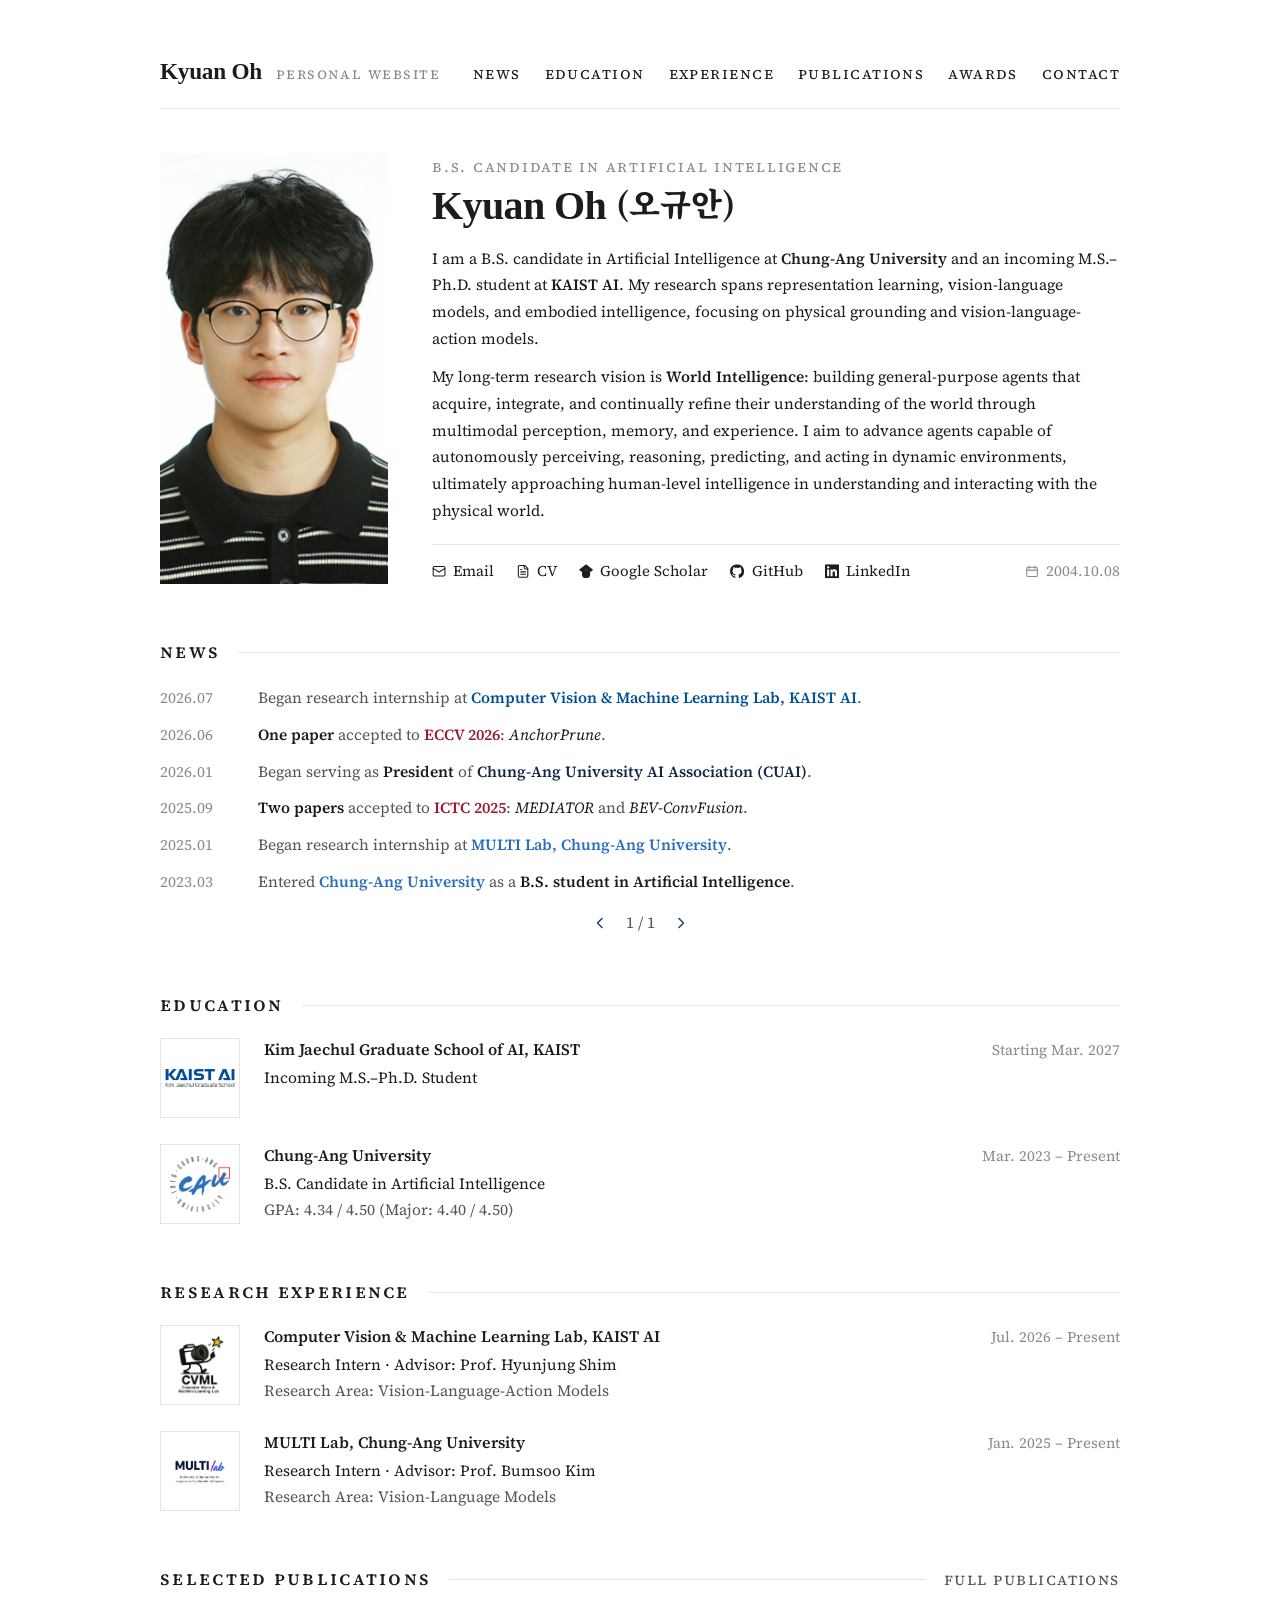
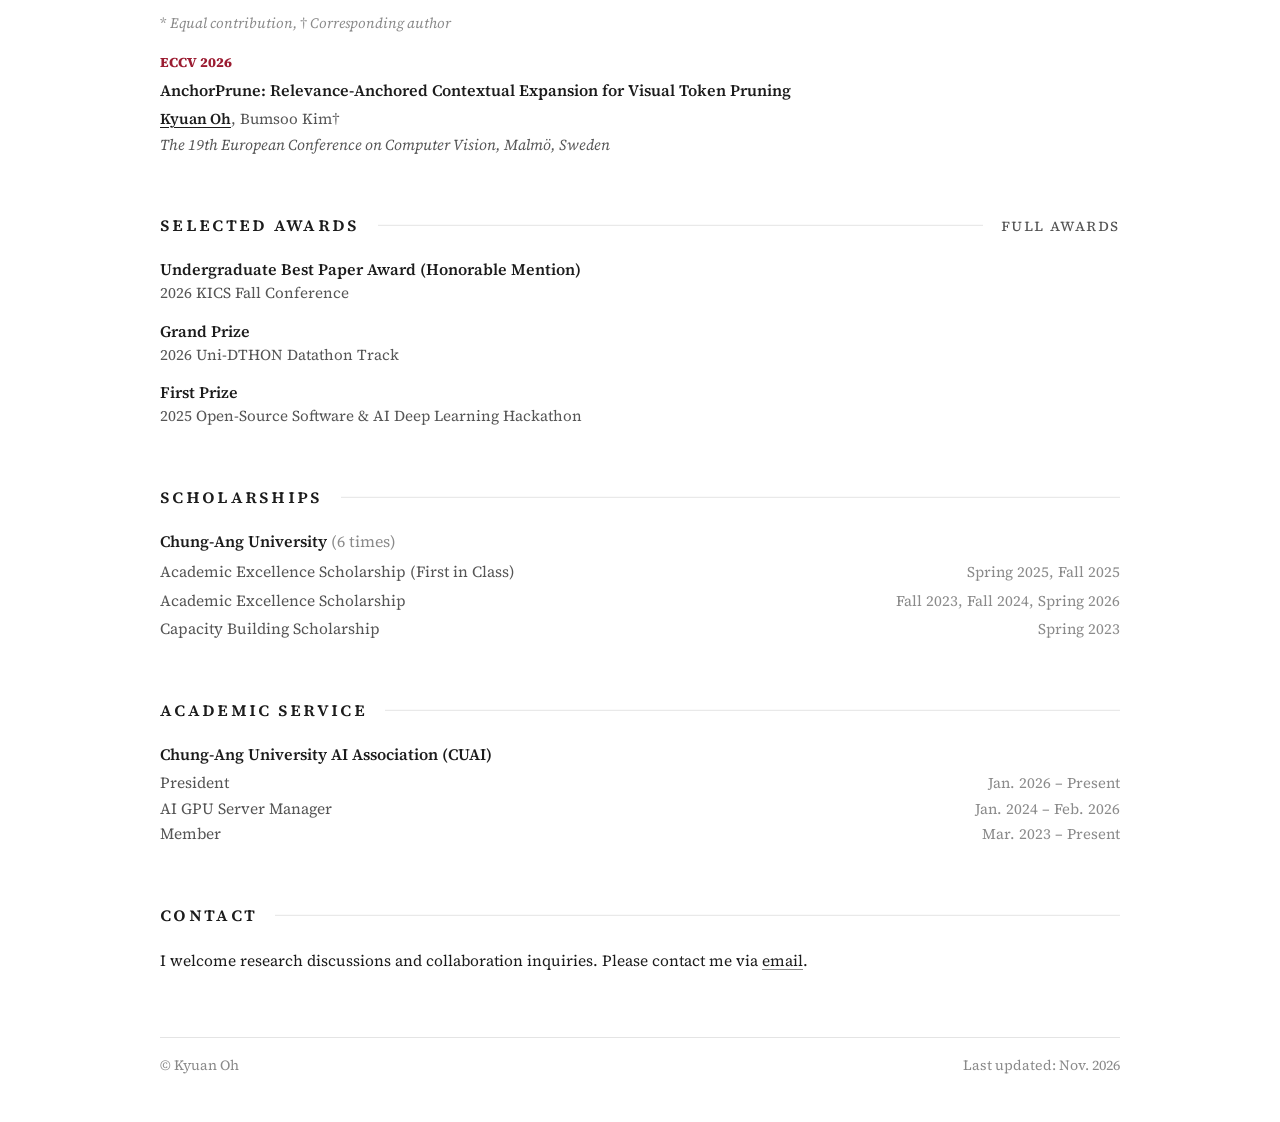
<file: index.html>
<!DOCTYPE html>
<html lang="en">
  <head>
    <meta charset="UTF-8" />
    <meta name="google-site-verification" content="ODsuAt7nxwZVQeoHSHMYlGHk-655ORz_KVExLA6Uoas" />
    <script src="assets/js/viewport.js?v=20261128a"></script>
    <title>Kyuan Oh (오규안) | Personal Website</title>
    <meta
      name="description"
      content="Kyuan Oh's personal academic website featuring research, publications, awards, and contact information."
    />
    <meta property="og:title" content="Kyuan Oh" />
    <meta property="og:description" content="Personal website for Kyuan Oh." />
    <meta property="og:type" content="website" />
    <meta property="og:url" content="https://kyuanoh.github.io/" />
    <meta property="og:image" content="https://kyuanoh.github.io/assets/images/social-preview.png?v=2" />
    <meta property="og:image:width" content="1200" />
    <meta property="og:image:height" content="630" />
    <meta name="twitter:card" content="summary_large_image" />
    <meta name="twitter:title" content="Kyuan Oh" />
    <meta name="twitter:description" content="Personal website for Kyuan Oh." />
    <meta name="twitter:image" content="https://kyuanoh.github.io/assets/images/social-preview.png?v=2" />
    <link rel="icon" href="assets/images/ko-mark.svg" type="image/svg+xml" />
    <link rel="apple-touch-icon" href="assets/images/apple-touch-icon.png" />
    <link rel="preconnect" href="https://fonts.googleapis.com" />
    <link rel="preconnect" href="https://fonts.gstatic.com" crossorigin />
    <link
      href="https://fonts.googleapis.com/css2?family=Inter:wght@400;500;600&family=Noto+Sans+KR:wght@400;500;600&family=Noto+Serif+KR:wght@400;500;600;700;900&family=Source+Serif+4:ital,opsz,wght@0,8..60,400;0,8..60,600;0,8..60,800;1,8..60,400&display=swap"
      rel="stylesheet"
    />
    <link rel="stylesheet" href="assets/css/styles.css?v=academic34" />
    <script async src="https://www.googletagmanager.com/gtag/js?id=G-MFDS5FYYSD"></script>
    <script>
      window.dataLayer = window.dataLayer || [];
      function gtag(){dataLayer.push(arguments);}
      gtag('js', new Date());
      gtag('config', 'G-MFDS5FYYSD');
    </script>
  </head>
  <body data-page="onepage">
    <div class="onepage-shell">
      <header class="onepage-header">
        <a class="onepage-brand" href="#top" aria-label="Kyuan Oh home">
          <span>Kyuan Oh</span>
          <small>Personal Website</small>
        </a>
        <nav class="onepage-nav" aria-label="Primary">
          <a href="#news">News</a>
          <a href="#education">Education</a>
          <a href="#experience">Experience</a>
          <a href="publications.html">Publications</a>
          <a href="awards.html">Awards</a>
          <a href="#contact">Contact</a>
        </nav>
      </header>

      <main id="top" class="onepage-main">
        <section class="onepage-hero onepage-box" id="bio">
          <aside class="onepage-portrait">
            <img src="assets/images/kyuan-oh.png" alt="Portrait of Kyuan Oh" />
          </aside>
          <div class="onepage-bio">
            <p class="onepage-kicker">B.S. Candidate in Artificial Intelligence</p>
            <h1>Kyuan Oh <span class="korean-name">(오규안)</span></h1>
            <p>
              I am a B.S. candidate in Artificial Intelligence at
              <a class="bio-org" href="https://neweng.cau.ac.kr/" target="_blank" rel="noreferrer">Chung-Ang University</a>
              and an incoming M.S.&ndash;Ph.D. student at
              <a class="bio-org" href="https://gsai.kaist.ac.kr/" target="_blank" rel="noreferrer">KAIST AI</a>.
              My research spans representation learning, vision-language
              models, and embodied intelligence, focusing on physical grounding
              and vision-language-action models.
            </p>
            <p>
              My long-term research vision is <strong>World Intelligence</strong>: building
              general-purpose agents that acquire, integrate, and continually
              refine their understanding of the world through multimodal
              perception, memory, and experience. I aim to advance agents
              capable of autonomously perceiving, reasoning, predicting, and
              acting in dynamic environments, ultimately approaching
              human-level intelligence in understanding and interacting with
              the physical world.
            </p>
            <div class="text-links profile-text-links" aria-label="Profile links and birth date">
              <a href="mailto:kyuan.oh@kaist.ac.kr"><svg class="link-icon" aria-hidden="true" viewBox="0 0 24 24" fill="none" stroke="currentColor" stroke-width="1.8" stroke-linecap="round" stroke-linejoin="round"><rect x="2" y="4" width="20" height="16" rx="2" /><path d="m22 7-8.97 5.7a1.94 1.94 0 0 1-2.06 0L2 7" /></svg><span>Email</span></a>
              <a href="assets/files/Kyuan_Oh_CV.pdf" target="_blank" rel="noreferrer"><svg class="link-icon" aria-hidden="true" viewBox="0 0 24 24" fill="none" stroke="currentColor" stroke-width="1.8" stroke-linecap="round" stroke-linejoin="round"><path d="M15 2H6a2 2 0 0 0-2 2v16a2 2 0 0 0 2 2h12a2 2 0 0 0 2-2V7Z" /><path d="M14 2v4a2 2 0 0 0 2 2h4" /><path d="M16 13H8M16 17H8M10 9H8" /></svg><span>CV</span></a>
              <a href="https://scholar.google.com/citations?user=1NnXvxMAAAAJ" target="_blank" rel="noreferrer"><svg class="link-icon" aria-hidden="true" viewBox="0 0 24 24" fill="currentColor"><path d="M5.242 13.769L0 9.5 12 0l12 9.5-5.242 4.269C17.548 11.249 14.978 9.5 12 9.5c-2.977 0-5.548 1.748-6.758 4.269zM12 10a7 7 0 1 0 0 14 7 7 0 0 0 0-14z" /></svg><span>Google Scholar</span></a>
              <a href="https://github.com/kyuanoh" target="_blank" rel="noreferrer"><svg class="link-icon" aria-hidden="true" viewBox="0 0 16 16" fill="currentColor"><path d="M8 0C3.58 0 0 3.58 0 8c0 3.54 2.29 6.53 5.47 7.59.4.07.55-.17.55-.38 0-.19-.01-.82-.01-1.49-2.01.37-2.53-.49-2.69-.94-.09-.23-.48-.94-.82-1.13-.28-.15-.68-.52-.01-.53.63-.01 1.08.58 1.23.82.72 1.21 1.87.87 2.33.66.07-.52.28-.87.51-1.07-1.78-.2-3.64-.89-3.64-3.95 0-.87.31-1.59.82-2.15-.08-.2-.36-1.02.08-2.12 0 0 .67-.21 2.2.82.64-.18 1.32-.27 2-.27.68 0 1.36.09 2 .27 1.53-1.04 2.2-.82 2.2-.82.44 1.1.16 1.92.08 2.12.51.56.82 1.27.82 2.15 0 3.07-1.87 3.75-3.65 3.95.29.25.54.73.54 1.48 0 1.07-.01 1.93-.01 2.2 0 .21.15.46.55.38A8.013 8.013 0 0 0 16 8c0-4.42-3.58-8-8-8z" /></svg><span>GitHub</span></a>
              <a href="https://www.linkedin.com/in/kyuanoh" target="_blank" rel="noreferrer"><svg class="link-icon" aria-hidden="true" viewBox="0 0 24 24" fill="currentColor"><path d="M20.447 20.452h-3.554v-5.569c0-1.328-.027-3.037-1.852-3.037-1.853 0-2.136 1.445-2.136 2.939v5.667H9.351V9h3.414v1.561h.046c.477-.9 1.637-1.85 3.37-1.85 3.601 0 4.267 2.37 4.267 5.455v6.286zM5.337 7.433c-1.144 0-2.063-.926-2.063-2.065 0-1.138.92-2.063 2.063-2.063 1.14 0 2.064.925 2.064 2.063 0 1.139-.925 2.065-2.064 2.065zm1.782 13.019H3.555V9h3.564v11.452zM22.225 0H1.771C.792 0 0 .774 0 1.729v20.542C0 23.227.792 24 1.771 24h20.451C23.2 24 24 23.227 24 22.271V1.729C24 .774 23.2 0 22.222 0h.003z" /></svg><span>LinkedIn</span></a>
              <span class="profile-birthdate" aria-label="Date of birth">
                <svg aria-hidden="true" viewBox="0 0 24 24" fill="none" stroke="currentColor" stroke-width="1.8" stroke-linecap="round" stroke-linejoin="round">
                  <rect x="3" y="5" width="18" height="16" rx="2" />
                  <path d="M7 3v4M17 3v4M3 10h18" />
                </svg>
                <time datetime="2004-10-08">2004.10.08</time>
              </span>
            </div>
          </div>
        </section>

        <section class="onepage-box" id="news">
          <h2>News</h2>
          <div class="onepage-list news-list-onepage" data-news-list>
            <article>
              <time>2026.07</time>
              <p>Began research internship at <strong class="news-kaist"><a class="news-link" href="https://kaist-cvml.github.io/" target="_blank" rel="noreferrer">Computer Vision &amp; Machine Learning Lab, KAIST AI</a></strong>.</p>
            </article>
            <article>
              <time>2026.06</time>
              <p><span class="news-strong news-emphasis">One paper</span> accepted to <strong class="onepage-red">ECCV 2026</strong>: <em class="news-paper"><a class="news-link" href="https://arxiv.org/abs/2607.07033" target="_blank" rel="noreferrer">AnchorPrune</a></em>.</p>
            </article>
            <article>
              <time>2026.01</time>
              <p>Began serving as <span class="news-strong news-emphasis">President</span> of <strong class="news-cuai">Chung-Ang University AI Association (CUAI)</strong>.</p>
            </article>
            <article>
              <time>2025.09</time>
              <p><span class="news-strong news-emphasis">Two papers</span> accepted to <strong class="onepage-red">ICTC 2025</strong>: <em class="news-paper"><a class="news-link" href="https://ieeexplore.ieee.org/document/11388553" target="_blank" rel="noreferrer">MEDIATOR</a></em> and <em class="news-paper"><a class="news-link" href="https://ieeexplore.ieee.org/document/11388137" target="_blank" rel="noreferrer">BEV-ConvFusion</a></em>.</p>
            </article>
            <article>
              <time>2025.01</time>
              <p>Began research internship at <strong class="news-cau"><a class="news-link" href="https://www.multilab.cau.ac.kr/" target="_blank" rel="noreferrer">MULTI Lab, Chung-Ang University</a></strong>.</p>
            </article>
            <article>
              <time>2023.03</time>
              <p>Entered <strong class="news-cau"><a class="news-link" href="https://neweng.cau.ac.kr/" target="_blank" rel="noreferrer">Chung-Ang University</a></strong> as a <span class="news-strong news-emphasis">B.S. student in Artificial Intelligence</span>.</p>
            </article>
          </div>
          <div class="news-pager" data-news-pager aria-label="News pagination">
            <button type="button" data-news-prev aria-label="Previous news page"><svg viewBox="0 0 16 16" aria-hidden="true"><path d="M10 3.5 5.5 8l4.5 4.5" fill="none" stroke="currentColor" stroke-width="1.6" stroke-linecap="round" stroke-linejoin="round"/></svg></button>
            <span data-news-status>1 / 1</span>
            <button type="button" data-news-next aria-label="Next news page"><svg viewBox="0 0 16 16" aria-hidden="true"><path d="M6 3.5 10.5 8 6 12.5" fill="none" stroke="currentColor" stroke-width="1.6" stroke-linecap="round" stroke-linejoin="round"/></svg></button>
          </div>
        </section>

        <section class="onepage-box" id="education">
          <h2>Education</h2>
          <div class="onepage-education-card">
            <div class="education-logo-panel kaist-logo-panel">
              <img class="kaist-logo" src="assets/images/kaist-ai.png" alt="KAIST AI logo" />
            </div>
            <div class="onepage-simple-list education-copy">
              <article>
                <div class="item-heading-row">
                  <h3><a class="paper-title-link" href="https://gsai.kaist.ac.kr/" target="_blank" rel="noreferrer">Kim Jaechul Graduate School of AI, KAIST</a></h3>
                  <span>Starting Mar. 2027</span>
                </div>
                <p>Incoming M.S.&ndash;Ph.D. Student</p>
                <p class="education-muted" aria-hidden="true">&nbsp;</p>
              </article>
            </div>
          </div>
          <div class="onepage-education-card">
            <div class="education-logo-panel">
              <img class="cau-logo" src="assets/images/cau.png" alt="Chung-Ang University logo" />
            </div>
            <div class="onepage-simple-list education-copy">
              <article>
                <div class="item-heading-row">
                  <h3><a class="paper-title-link" href="https://neweng.cau.ac.kr/" target="_blank" rel="noreferrer">Chung-Ang University</a></h3>
                  <span>Mar. 2023 &ndash; Present</span>
                </div>
                <p>B.S. Candidate in Artificial Intelligence</p>
                <p class="education-muted">GPA: 4.34 / 4.50 (Major: 4.40 / 4.50)</p>
              </article>
            </div>
          </div>
        </section>

        <section class="onepage-box" id="experience">
          <h2>Research Experience</h2>
          <div class="onepage-logo-list">
            <article class="onepage-logo-item">
              <div class="onepage-logo-panel">
                <img class="cvml-logo" src="assets/images/cvml.png" alt="CVML Lab logo" />
              </div>
              <div>
                <div class="item-heading-row">
                  <h3><a class="paper-title-link" href="https://kaist-cvml.github.io/" target="_blank" rel="noreferrer">Computer Vision &amp; Machine Learning Lab, KAIST AI</a></h3>
                  <span>Jul. 2026 &ndash; Present</span>
                </div>
                <p class="experience-meta experience-role">Research Intern &middot; Advisor: <a class="paper-title-link" href="https://scholar.google.com/citations?user=KB5XZGIAAAAJ" target="_blank" rel="noreferrer">Prof. Hyunjung Shim</a></p>
                <p class="experience-meta">Research Area: Vision-Language-Action Models</p>
              </div>
            </article>
            <article class="onepage-logo-item">
              <div class="onepage-logo-panel">
                <img class="multi-logo" src="assets/images/multi-lab.jpg" alt="MULTI Lab logo" />
              </div>
              <div>
                <div class="item-heading-row">
                  <h3><a class="paper-title-link" href="https://www.multilab.cau.ac.kr/" target="_blank" rel="noreferrer">MULTI Lab, Chung-Ang University</a></h3>
                  <span>Jan. 2025 &ndash; Present</span>
                </div>
                <p class="experience-meta experience-role">Research Intern &middot; Advisor: <a class="paper-title-link" href="https://scholar.google.com/citations?user=zKNSsekAAAAJ" target="_blank" rel="noreferrer">Prof. Bumsoo Kim</a></p>
                <p class="experience-meta">Research Area: Vision-Language Models</p>
              </div>
            </article>
          </div>
        </section>

        <section class="onepage-box" id="publications">
          <div class="section-heading-row">
            <h2>Selected Publications</h2>
            <a class="text-link" href="publications.html">Full Publications</a>
          </div>
          <p class="onepage-footnote"><span class="fn-sym">*</span> Equal contribution, <span class="fn-sym">†</span> Corresponding author</p>
          <div class="onepage-publications">
            <article>
              <div class="pub-body">
                <span class="venue">ECCV 2026</span>
                <h3><a class="paper-title-link" href="https://arxiv.org/abs/2607.07033" target="_blank" rel="noreferrer">AnchorPrune: Relevance-Anchored Contextual Expansion for Visual Token Pruning</a></h3>
                <p><strong>Kyuan Oh</strong>, Bumsoo Kim†</p>
                <p>The 19th European Conference on Computer Vision, Malmö, Sweden</p>
              </div>
            </article>
          </div>

        </section>

        <div class="onepage-stack" id="awards">
          <section class="onepage-box">
            <div class="section-heading-row">
              <h2>Selected Awards</h2>
              <a class="text-link" href="awards.html">Full Awards</a>
            </div>
            <div class="award-org-list compact-awards">
              <article>
                <h3>Undergraduate Best Paper Award (Honorable Mention)</h3>
                <p class="dash-line">2026 KICS Fall Conference</p>
              </article>
              <article>
                <h3>Grand Prize</h3>
                <p class="dash-line">2026 Uni-DTHON Datathon Track</p>
              </article>
              <article>
                <h3>First Prize</h3>
                <p class="dash-line">2025 Open-Source Software &amp; AI Deep Learning Hackathon</p>
              </article>
            </div>
          </section>

          <section class="onepage-box">
            <h2>Scholarships</h2>
            <div class="scholarship-group">
              <h3>Chung-Ang University <span>(6 times)</span></h3>
              <div class="scholarship-items">
                <p class="scholarship-row"><span><strong>Academic Excellence Scholarship (First in Class)</strong></span><span>Spring 2025, Fall 2025</span></p>
                <p class="scholarship-row"><span><strong>Academic Excellence Scholarship</strong></span><span>Fall 2023, Fall 2024, Spring 2026</span></p>
                <p class="scholarship-row"><span><strong>Capacity Building Scholarship</strong></span><span>Spring 2023</span></p>
              </div>
            </div>
          </section>
        </div>

        <section class="onepage-box" id="community">
          <h2>Academic Service</h2>
          <div class="onepage-education-card no-logo">
            <div class="onepage-simple-list education-copy">
              <article>
                <h3>Chung-Ang University AI Association (CUAI)</h3>
                <p class="community-row"><span>President</span><span>Jan. 2026 &ndash; Present</span></p>
                <p class="community-row"><span>AI GPU Server Manager</span><span>Jan. 2024 &ndash; Feb. 2026</span></p>
                <p class="community-row"><span>Member</span><span>Mar. 2023 &ndash; Present</span></p>
              </article>
            </div>
          </div>
        </section>

        <section class="onepage-box" id="contact">
          <h2>Contact</h2>
          <p>
            I welcome research discussions and collaboration inquiries.
            Please contact me via
            <a class="contact-inline" href="mailto:kyuan.oh@kaist.ac.kr">email</a>.
          </p>
        </section>
      </main>

      <footer class="onepage-footer">
        <p>© Kyuan Oh</p>
        <p class="last-updated">Last updated: Nov. 2026</p>
      </footer>
    </div>

    <script src="assets/js/news-pager.js?v=3"></script>
  </body>
</html>
</file>
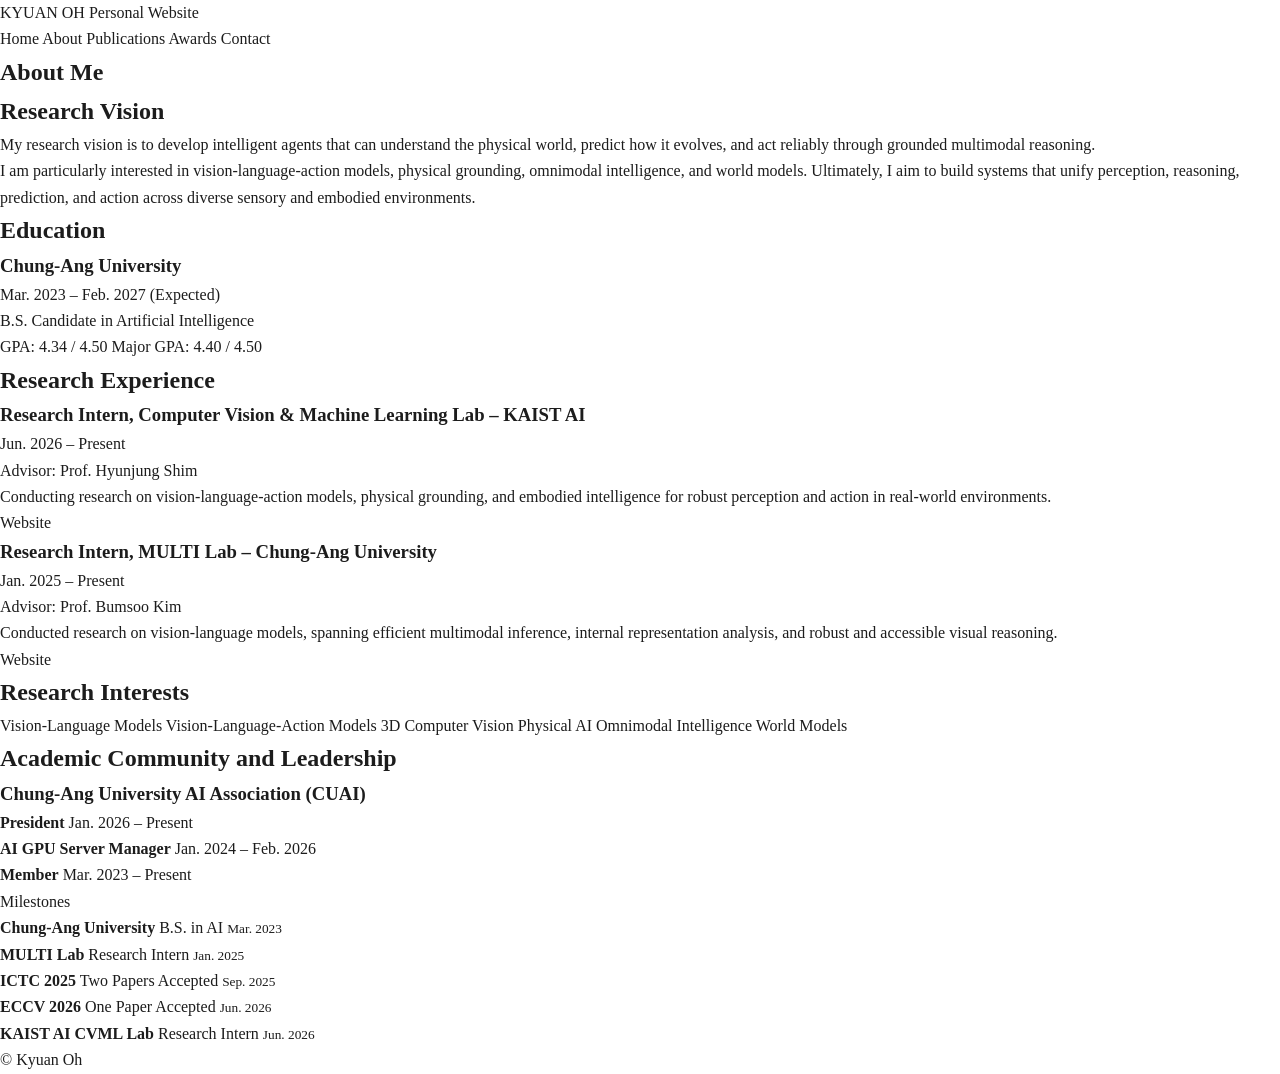
<file: about.html>
<!DOCTYPE html>
<html lang="en">
  <head>
    <meta charset="UTF-8" />
    <script src="assets/js/viewport.js?v=20260709a"></script>
    <title>Kyuan Oh | About</title>
    <meta property="og:title" content="Kyuan Oh" />
    <meta property="og:description" content="Personal website for Kyuan Oh." />
    <meta property="og:type" content="website" />
    <meta property="og:image" content="https://kyuanoh.github.io/assets/images/preview.png" />
    <meta name="twitter:card" content="summary_large_image" />
    <meta name="twitter:image" content="https://kyuanoh.github.io/assets/images/preview.png" />
    <link rel="preconnect" href="https://fonts.googleapis.com" />
    <link rel="preconnect" href="https://fonts.gstatic.com" crossorigin />
    <link
      href="https://fonts.googleapis.com/css2?family=IBM+Plex+Sans:wght@400;500;600;700&display=swap"
      rel="stylesheet"
    />
    <link rel="stylesheet" href="assets/css/styles.css?v=20260723b" />
  </head>
  <body data-page="about">
    <div class="site-band"></div>
    <header class="site-header">
      <div class="page-shell topbar">
        <a class="wordmark" href="index.html">
          <span class="wordmark-main">KYUAN OH</span>
          <span class="wordmark-sub">Personal Website</span>
        </a>
        <nav class="nav-links" aria-label="Primary">
          <a data-nav="home" href="index.html">Home</a>
          <a data-nav="about" href="about.html">About</a>
          <a data-nav="publications" href="publications.html">Publications</a>
          <a data-nav="awards" href="awards.html">Awards</a>
          <a data-nav="contact" href="contact.html">Contact</a>
        </nav>
      </div>
    </header>

    <main class="page-shell page-content">
      <section class="page-intro">
        <h1>About Me</h1>
      </section>

      <section class="card section-stack">
        <article>
          <h2>Research Vision</h2>
          <p>
            My research vision is to develop intelligent agents that can
            understand the physical world, predict how it evolves, and act
            reliably through grounded multimodal reasoning.
          </p>
          <p>
            I am particularly interested in vision-language-action models,
            physical grounding, omnimodal intelligence, and world models.
            Ultimately, I aim to build systems that unify perception,
            reasoning, prediction, and action across diverse sensory and
            embodied environments.
          </p>
        </article>
      </section>

      <section class="card section-stack education-section">
        <h2>Education</h2>
        <div class="education-list">
          <article class="education-item">
            <div class="education-heading">
              <h3>Chung-Ang University</h3>
              <span class="education-date">Mar. 2023 – Feb. 2027 (Expected)</span>
            </div>
            <p class="education-degree">B.S. Candidate in Artificial Intelligence</p>
            <div class="education-details">
              <span>GPA: 4.34 / 4.50</span>
              <span>Major GPA: 4.40 / 4.50</span>
            </div>
          </article>
        </div>
      </section>

      <section class="card section-stack">
        <h2>Research Experience</h2>
        <div class="timeline timeline-compact">
          <article class="timeline-item timeline-item-plain">
            <div class="timeline-head">
              <div class="timeline-body">
                <div class="timeline-heading">
                <h3>Research Intern, Computer Vision &amp; Machine Learning Lab – KAIST AI</h3>
                <span class="timeline-date">Jun. 2026 – Present</span>
                </div>
                <p class="meta">Advisor: Prof. Hyunjung Shim</p>
              </div>
            </div>
            <p>
              Conducting research on vision-language-action models, physical
              grounding, and embodied intelligence for robust perception and
              action in real-world environments.
            </p>
            <div class="publication-actions about-actions">
              <a class="pub-link-chip" href="https://kaist-cvml.github.io/" target="_blank" rel="noreferrer">Website</a>
            </div>
          </article>

          <article class="timeline-item timeline-item-plain">
            <div class="timeline-head">
              <div class="timeline-body">
                <div class="timeline-heading">
                <h3>Research Intern, MULTI Lab – Chung-Ang University</h3>
                <span class="timeline-date">Jan. 2025 – Present</span>
                </div>
                <p class="meta">Advisor: Prof. Bumsoo Kim</p>
              </div>
            </div>
            <p>
              Conducted research on vision-language models, spanning efficient
              multimodal inference, internal representation analysis, and
              robust and accessible visual reasoning.
            </p>
            <div class="publication-actions about-actions">
              <a class="pub-link-chip" href="https://www.multilab.cau.ac.kr/" target="_blank" rel="noreferrer">Website</a>
            </div>
          </article>
        </div>
      </section>

      <section class="card section-stack">
        <h2>Research Interests</h2>
        <div class="tag-grid">
          <span class="tag">Vision-Language Models</span>
          <span class="tag">Vision-Language-Action Models</span>
          <span class="tag">3D Computer Vision</span>
          <span class="tag">Physical AI</span>
          <span class="tag">Omnimodal Intelligence</span>
          <span class="tag">World Models</span>
        </div>
      </section>

      <section class="card section-stack">
        <h2>Academic Community and Leadership</h2>
        <h3 class="community-name">Chung-Ang University AI Association (CUAI)</h3>
        <div class="info-list dated-info-list">
          <div>
            <strong>President</strong>
            <span>Jan. 2026 – Present</span>
          </div>
          <div>
            <strong>AI GPU Server Manager</strong>
            <span>Jan. 2024 – Feb. 2026</span>
          </div>
          <div>
            <strong>Member</strong>
            <span>Mar. 2023 – Present</span>
          </div>
        </div>
      </section>

      <section class="card milestone-section">
        <p class="section-label">Milestones</p>
        <div class="milestone-timeline">
          <article class="milestone-item">
            <div class="milestone-content top">
              <strong>Chung-Ang University</strong>
              <span>B.S. in AI</span>
              <small>Mar. 2023</small>
            </div>
            <div class="milestone-dot"></div>
          </article>
          <article class="milestone-item">
            <div class="milestone-dot"></div>
            <div class="milestone-content bottom">
              <strong>MULTI Lab</strong>
              <span>Research Intern</span>
              <small>Jan. 2025</small>
            </div>
          </article>
          <article class="milestone-item">
            <div class="milestone-content top">
              <strong>ICTC 2025</strong>
              <span>Two Papers Accepted</span>
              <small>Sep. 2025</small>
            </div>
            <div class="milestone-dot"></div>
          </article>
          <article class="milestone-item">
            <div class="milestone-dot"></div>
            <div class="milestone-content bottom">
              <strong>ECCV 2026</strong>
              <span>One Paper Accepted</span>
              <small>Jun. 2026</small>
            </div>
          </article>
          <article class="milestone-item">
            <div class="milestone-content top">
              <strong>KAIST AI CVML Lab</strong>
              <span>Research Intern</span>
              <small>Jun. 2026</small>
            </div>
            <div class="milestone-dot"></div>
          </article>
        </div>
      </section>
    </main>

    <footer class="site-footer">
      <div class="page-shell footer-inner">
        <p>© Kyuan Oh</p>
      </div>
    </footer>
    <script src="assets/js/script.js?v=20260709a"></script>
  </body>
</html>
</file>
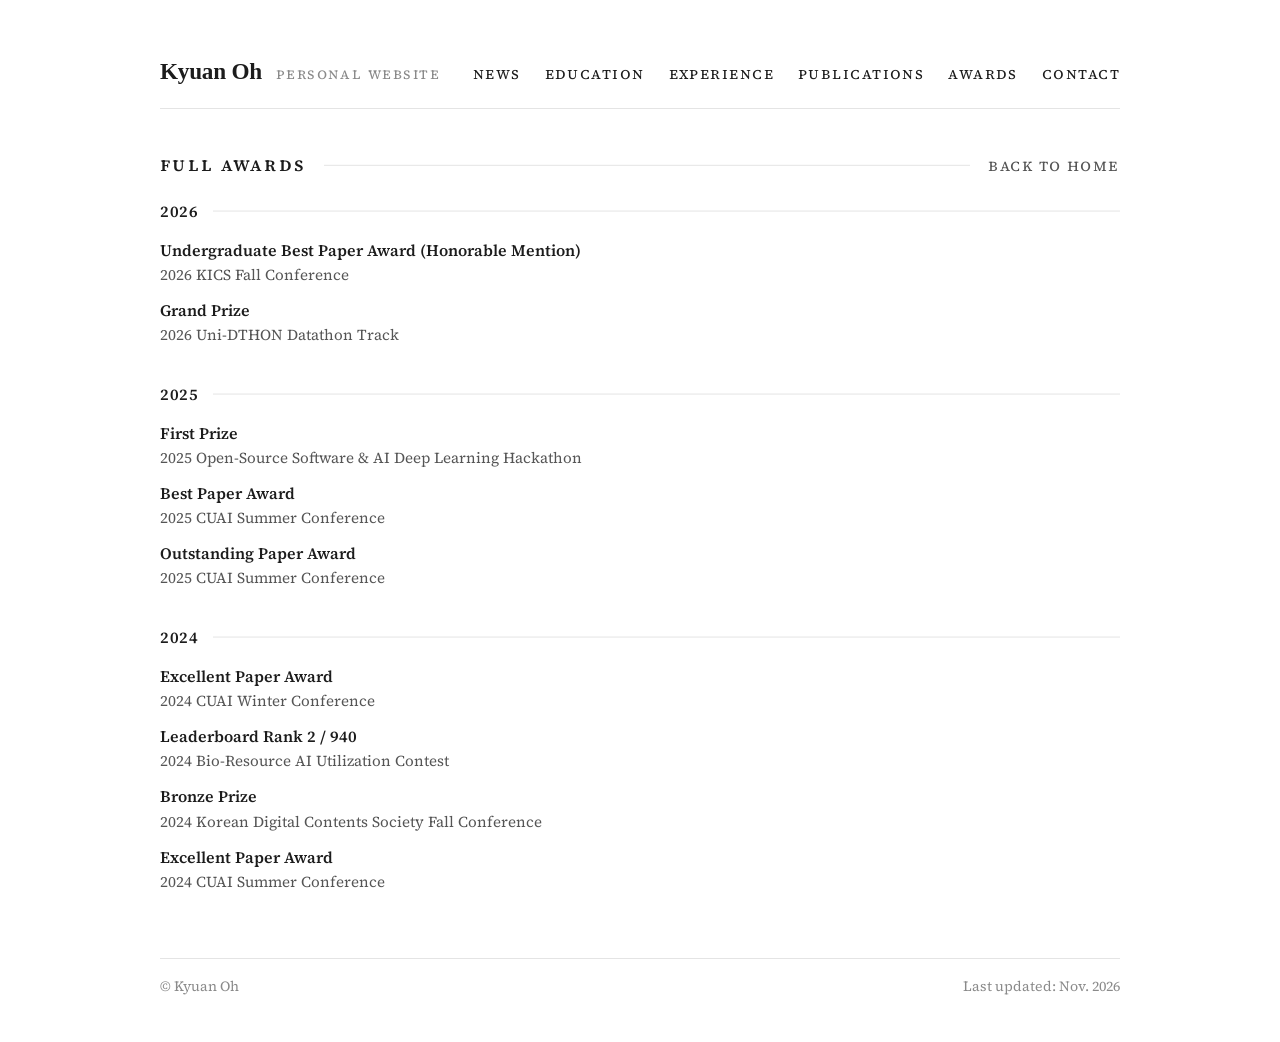
<file: awards.html>
<!DOCTYPE html>
<html lang="en">
  <head>
    <meta charset="UTF-8" />
    <script src="assets/js/viewport.js?v=20261128a"></script>
    <title>Kyuan Oh | Full Awards</title>
    <meta property="og:title" content="Kyuan Oh" />
    <meta property="og:description" content="Personal website for Kyuan Oh." />
    <meta property="og:type" content="website" />
    <meta property="og:image" content="https://kyuanoh.github.io/assets/images/social-preview.png?v=2" />
    <meta name="twitter:card" content="summary_large_image" />
    <meta name="twitter:image" content="https://kyuanoh.github.io/assets/images/social-preview.png?v=2" />
    <link rel="icon" href="assets/images/ko-mark.svg" type="image/svg+xml" />
    <link rel="apple-touch-icon" href="assets/images/apple-touch-icon.png" />
    <link rel="preconnect" href="https://fonts.googleapis.com" />
    <link rel="preconnect" href="https://fonts.gstatic.com" crossorigin />
    <link
      href="https://fonts.googleapis.com/css2?family=Inter:wght@400;500;600&family=Noto+Sans+KR:wght@400;500;600&family=Noto+Serif+KR:wght@400;500;600;700;900&family=Source+Serif+4:ital,opsz,wght@0,8..60,400;0,8..60,600;0,8..60,800;1,8..60,400&display=swap"
      rel="stylesheet"
    />
    <link rel="stylesheet" href="assets/css/styles.css?v=academic34" />
    <script async src="https://www.googletagmanager.com/gtag/js?id=G-MFDS5FYYSD"></script>
    <script>
      window.dataLayer = window.dataLayer || [];
      function gtag(){dataLayer.push(arguments);}
      gtag('js', new Date());
      gtag('config', 'G-MFDS5FYYSD');
    </script>
  </head>
  <body data-page="onepage">
    <div class="onepage-shell">
      <header class="onepage-header">
        <a class="onepage-brand" href="index.html" aria-label="Kyuan Oh home">
          <span>Kyuan Oh</span>
          <small>Personal Website</small>
        </a>
        <nav class="onepage-nav" aria-label="Primary">
          <a href="index.html#news">News</a>
          <a href="index.html#education">Education</a>
          <a href="index.html#experience">Experience</a>
          <a href="publications.html">Publications</a>
          <a href="awards.html">Awards</a>
          <a href="index.html#contact">Contact</a>
        </nav>
      </header>

      <main class="onepage-main">
        <section class="onepage-box">
          <div class="section-heading-row">
            <h2>Full Awards</h2>
            <a class="text-link" href="index.html#awards">Back to Home</a>
          </div>
          <div class="award-year-list">
            <article>
              <p class="year-label">2026</p>
              <div class="onepage-simple-list">
                <article>
                  <h3>Undergraduate Best Paper Award (Honorable Mention)</h3>
                  <p>2026 KICS Fall Conference</p>
                </article>
                <article>
                  <h3>Grand Prize</h3>
                  <p>2026 Uni-DTHON Datathon Track</p>
                </article>
              </div>
            </article>
            <article>
              <p class="year-label">2025</p>
              <div class="onepage-simple-list">
                <article>
                  <h3>First Prize</h3>
                  <p>2025 Open-Source Software &amp; AI Deep Learning Hackathon</p>
                </article>
                <article>
                  <h3>Best Paper Award</h3>
                  <p>2025 CUAI Summer Conference</p>
                </article>
                <article>
                  <h3>Outstanding Paper Award</h3>
                  <p>2025 CUAI Summer Conference</p>
                </article>
              </div>
            </article>
            <article>
              <p class="year-label">2024</p>
              <div class="onepage-simple-list">
                <article>
                  <h3>Excellent Paper Award</h3>
                  <p>2024 CUAI Winter Conference</p>
                </article>
                <article>
                  <h3>Leaderboard Rank 2 / 940</h3>
                  <p>2024 Bio-Resource AI Utilization Contest</p>
                </article>
                <article>
                  <h3>Bronze Prize</h3>
                  <p>2024 Korean Digital Contents Society Fall Conference</p>
                </article>
                <article>
                  <h3>Excellent Paper Award</h3>
                  <p>2024 CUAI Summer Conference</p>
                </article>
              </div>
            </article>
          </div>
        </section>
      </main>

      <footer class="onepage-footer">
        <p>© Kyuan Oh</p>
        <p class="last-updated">Last updated: Nov. 2026</p>
      </footer>
    </div>
  </body>
</html>
</file>
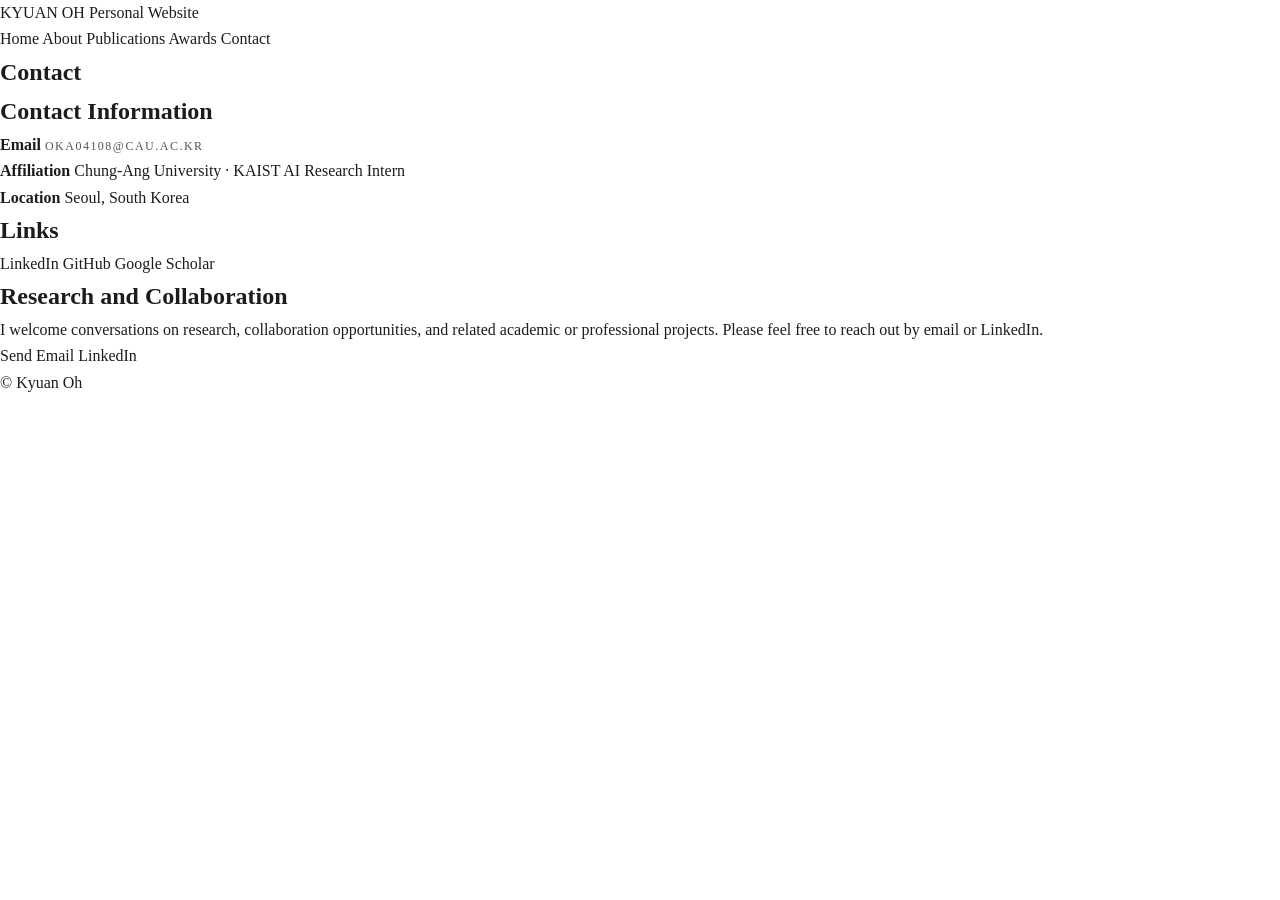
<file: contact.html>
<!DOCTYPE html>
<html lang="en">
  <head>
    <meta charset="UTF-8" />
    <script src="assets/js/viewport.js?v=20260709a"></script>
    <title>Kyuan Oh | Contact</title>
    <meta property="og:title" content="Kyuan Oh" />
    <meta property="og:description" content="Personal website for Kyuan Oh." />
    <meta property="og:type" content="website" />
    <meta property="og:image" content="https://kyuanoh.github.io/assets/images/preview.png" />
    <meta name="twitter:card" content="summary_large_image" />
    <meta name="twitter:image" content="https://kyuanoh.github.io/assets/images/preview.png" />
    <link rel="preconnect" href="https://fonts.googleapis.com" />
    <link rel="preconnect" href="https://fonts.gstatic.com" crossorigin />
    <link
      href="https://fonts.googleapis.com/css2?family=IBM+Plex+Sans:wght@400;500;600;700&display=swap"
      rel="stylesheet"
    />
    <link rel="stylesheet" href="assets/css/styles.css?v=20260723b" />
  </head>
  <body data-page="contact">
    <div class="site-band"></div>
    <header class="site-header">
      <div class="page-shell topbar">
        <a class="wordmark" href="index.html">
          <span class="wordmark-main">KYUAN OH</span>
          <span class="wordmark-sub">Personal Website</span>
        </a>
        <nav class="nav-links" aria-label="Primary">
          <a data-nav="home" href="index.html">Home</a>
          <a data-nav="about" href="about.html">About</a>
          <a data-nav="publications" href="publications.html">Publications</a>
          <a data-nav="awards" href="awards.html">Awards</a>
          <a data-nav="contact" href="contact.html">Contact</a>
        </nav>
      </div>
    </header>

    <main class="page-shell page-content">
      <section class="page-intro">
        <h1>Contact</h1>
      </section>

      <section class="grid-two">
        <article class="card">
          <h2>Contact Information</h2>
          <div class="info-list">
            <div>
              <strong>Email</strong>
              <span>
                <a class="text-link" href="mailto:oka04108@cau.ac.kr">oka04108@cau.ac.kr</a>
              </span>
            </div>
            <div>
              <strong>Affiliation</strong>
              <span>Chung-Ang University · KAIST AI Research Intern</span>
            </div>
            <div>
              <strong>Location</strong>
              <span>Seoul, South Korea</span>
            </div>
          </div>
        </article>
        <article class="card">
          <h2>Links</h2>
          <div class="contact-link-grid">
            <a class="contact-link-card" href="https://www.linkedin.com/in/kyuanoh" target="_blank" rel="noreferrer">LinkedIn</a>
            <a class="contact-link-card" href="https://github.com/kyuanoh" target="_blank" rel="noreferrer">GitHub</a>
            <a class="contact-link-card" href="https://scholar.google.com/citations?user=1NnXvxMAAAAJ" target="_blank" rel="noreferrer">Google Scholar</a>
          </div>
        </article>
      </section>

      <section class="card callout-card">
        <h2>Research and Collaboration</h2>
        <p>
          I welcome conversations on research, collaboration opportunities, and
          related academic or professional projects. Please feel free to reach
          out by email or LinkedIn.
        </p>
        <div class="hero-actions">
          <a class="button primary" href="mailto:oka04108@cau.ac.kr">Send Email</a>
          <a class="button secondary" href="https://www.linkedin.com/in/kyuanoh" target="_blank" rel="noreferrer">
            LinkedIn
          </a>
        </div>
      </section>
    </main>

    <footer class="site-footer">
      <div class="page-shell footer-inner">
        <p>© Kyuan Oh</p>
      </div>
    </footer>
    <script src="assets/js/script.js?v=20260709a"></script>
  </body>
</html>
</file>
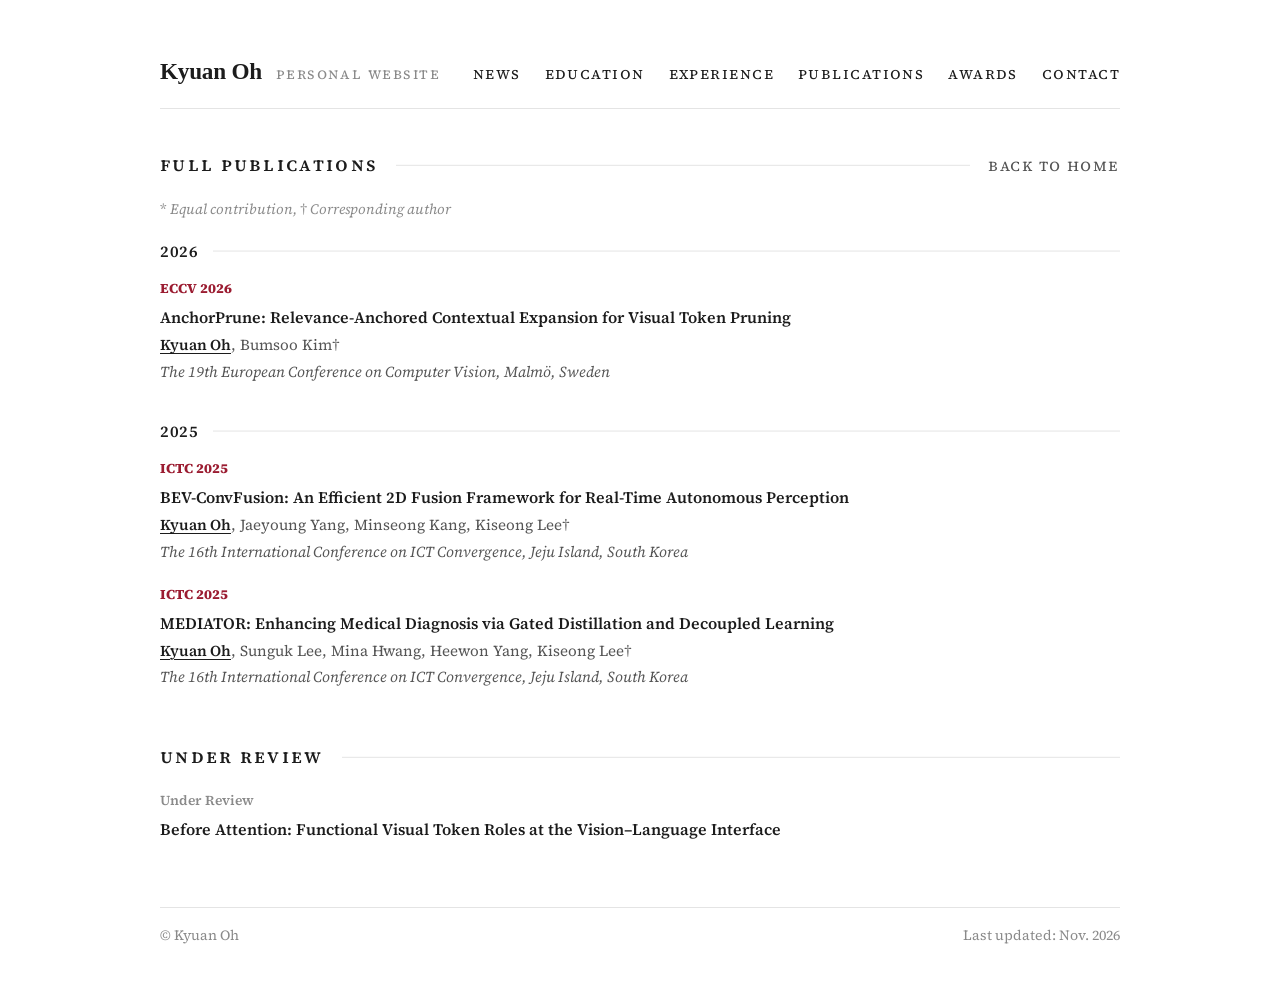
<file: publications.html>
<!DOCTYPE html>
<html lang="en">
  <head>
    <meta charset="UTF-8" />
    <script src="assets/js/viewport.js?v=20261128a"></script>
    <title>Kyuan Oh | Full Publications</title>
    <meta property="og:title" content="Kyuan Oh" />
    <meta property="og:description" content="Personal website for Kyuan Oh." />
    <meta property="og:type" content="website" />
    <meta property="og:image" content="https://kyuanoh.github.io/assets/images/social-preview.png?v=2" />
    <meta name="twitter:card" content="summary_large_image" />
    <meta name="twitter:image" content="https://kyuanoh.github.io/assets/images/social-preview.png?v=2" />
    <link rel="icon" href="assets/images/ko-mark.svg" type="image/svg+xml" />
    <link rel="apple-touch-icon" href="assets/images/apple-touch-icon.png" />
    <link rel="preconnect" href="https://fonts.googleapis.com" />
    <link rel="preconnect" href="https://fonts.gstatic.com" crossorigin />
    <link
      href="https://fonts.googleapis.com/css2?family=Inter:wght@400;500;600&family=Noto+Sans+KR:wght@400;500;600&family=Noto+Serif+KR:wght@400;500;600;700;900&family=Source+Serif+4:ital,opsz,wght@0,8..60,400;0,8..60,600;0,8..60,800;1,8..60,400&display=swap"
      rel="stylesheet"
    />
    <link rel="stylesheet" href="assets/css/styles.css?v=academic34" />
    <script async src="https://www.googletagmanager.com/gtag/js?id=G-MFDS5FYYSD"></script>
    <script>
      window.dataLayer = window.dataLayer || [];
      function gtag(){dataLayer.push(arguments);}
      gtag('js', new Date());
      gtag('config', 'G-MFDS5FYYSD');
    </script>
  </head>
  <body data-page="onepage">
    <div class="onepage-shell">
      <header class="onepage-header">
        <a class="onepage-brand" href="index.html" aria-label="Kyuan Oh home">
          <span>Kyuan Oh</span>
          <small>Personal Website</small>
        </a>
        <nav class="onepage-nav" aria-label="Primary">
          <a href="index.html#news">News</a>
          <a href="index.html#education">Education</a>
          <a href="index.html#experience">Experience</a>
          <a href="publications.html">Publications</a>
          <a href="awards.html">Awards</a>
          <a href="index.html#contact">Contact</a>
        </nav>
      </header>

      <main class="onepage-main">
        <section class="onepage-box">
          <div class="section-heading-row">
            <h2>Full Publications</h2>
            <a class="text-link" href="index.html#publications">Back to Home</a>
          </div>
          <p class="onepage-footnote"><span class="fn-sym">*</span> Equal contribution, <span class="fn-sym">†</span> Corresponding author</p>
          <div class="award-year-list">
            <article>
              <p class="year-label">2026</p>
              <div class="onepage-publications">
                <article>
                  <div class="pub-body">
                    <span class="venue">ECCV 2026</span>
                    <h3><a class="paper-title-link" href="https://arxiv.org/abs/2607.07033" target="_blank" rel="noreferrer">AnchorPrune: Relevance-Anchored Contextual Expansion for Visual Token Pruning</a></h3>
                    <p><strong>Kyuan Oh</strong>, Bumsoo Kim†</p>
                    <p>The 19th European Conference on Computer Vision, Malmö, Sweden</p>
                  </div>
                </article>
              </div>
            </article>
            <article>
              <p class="year-label">2025</p>
              <div class="onepage-publications">
                <article>
                  <div class="pub-body">
                    <span class="venue">ICTC 2025</span>
                    <h3><a class="paper-title-link" href="https://ieeexplore.ieee.org/document/11388137" target="_blank" rel="noreferrer">BEV-ConvFusion: An Efficient 2D Fusion Framework for Real-Time Autonomous Perception</a></h3>
                    <p><strong>Kyuan Oh</strong>, Jaeyoung Yang, Minseong Kang, Kiseong Lee†</p>
                    <p>The 16th International Conference on ICT Convergence, Jeju Island, South Korea</p>
                  </div>
                </article>
                <article>
                  <div class="pub-body">
                    <span class="venue">ICTC 2025</span>
                    <h3><a class="paper-title-link" href="https://ieeexplore.ieee.org/document/11388553" target="_blank" rel="noreferrer">MEDIATOR: Enhancing Medical Diagnosis via Gated Distillation and Decoupled Learning</a></h3>
                    <p><strong>Kyuan Oh</strong>, Sunguk Lee, Mina Hwang, Heewon Yang, Kiseong Lee†</p>
                    <p>The 16th International Conference on ICT Convergence, Jeju Island, South Korea</p>
                  </div>
                </article>
              </div>
            </article>
          </div>
        </section>

        <section class="onepage-box">
          <h2>Under Review</h2>
          <div class="onepage-publications compact-list">
            <article>
              <div class="pub-body">
                <span class="venue venue-muted">Under Review</span>
                <h3>Before Attention: Functional Visual Token Roles at the Vision–Language Interface</h3>
              </div>
            </article>
          </div>
        </section>
      </main>

      <footer class="onepage-footer">
        <p>© Kyuan Oh</p>
        <p class="last-updated">Last updated: Nov. 2026</p>
      </footer>
    </div>
  </body>
</html>
</file>
<file: assets/css/styles.css>
/* ==========================================================================
   Kyuan Oh — academic homepage
   Quiet, document-like layout: white page, generous whitespace, small-caps
   section titles with a hairline rule, one navy link colour and one crimson
   accent for venues.
   ========================================================================== */

:root {
  --bg: #ffffff;
  --text: #1c1c1c;
  --muted: #555555;
  --faint: #8a8a8a;
  --line: #e4e4e4;
  --accent: #1f3f6b;
  --red: #8c1d2c;
  --serif: "Source Serif 4", "Noto Serif KR", Georgia, "Times New Roman", serif;
  --display: Georgia, "Times New Roman", serif;
}

* {
  box-sizing: border-box;
}

html {
  scroll-behavior: smooth;
  scroll-padding-top: 28px;
}

body {
  min-width: 1000px;
  margin: 0;
  background: var(--bg);
  color: var(--text);
  font-family: var(--serif);
  font-size: 16px;
  line-height: 1.65;
  -webkit-font-smoothing: antialiased;
  text-rendering: optimizeLegibility;
  font-kerning: normal;
}

a {
  color: inherit;
  text-decoration: none;
}

h1,
h2,
h3,
h4,
p {
  margin: 0;
}

h1,
h2,
h3,
h4,
strong,
b {
  font-weight: 600;
}

/* ---------- Page frame ---------- */

.onepage-shell {
  width: 960px;
  margin: 0 auto;
  padding: 52px 0 44px;
}

.onepage-main > * + *,
.onepage-stack > * + * {
  margin-top: 56px;
}

.onepage-main {
  padding-top: 44px;
}

.onepage-box {
  padding: 0;
  border: 0;
  background: transparent;
}

/* ---------- Header ---------- */

.onepage-header {
  display: flex;
  align-items: baseline;
  justify-content: space-between;
  gap: 32px;
  padding-bottom: 18px;
  border-bottom: 1px solid var(--line);
}

.onepage-brand {
  display: flex;
  align-items: baseline;
  gap: 14px;
}

.onepage-brand span {
  font-family: var(--display);
  font-size: 1.45rem;
  font-weight: 600;
  letter-spacing: -0.01em;
}

.onepage-brand small {
  color: var(--faint);
  font-size: 0.95rem;
  font-variant: all-small-caps;
  letter-spacing: 0.1em;
}

.onepage-nav {
  display: flex;
  gap: 24px;
  color: var(--muted);
  font-size: 1rem;
  font-variant: all-small-caps;
  letter-spacing: 0.09em;
}

.onepage-nav a {
  padding-bottom: 2px;
  border-bottom: 1px solid transparent;
  transition: color 0.15s ease, border-color 0.15s ease;
}

.onepage-nav a:hover {
  color: var(--text);
  border-bottom-color: var(--text);
}

/* ---------- Section titles ---------- */

.onepage-box h2 {
  display: flex;
  align-items: center;
  gap: 18px;
  margin-bottom: 22px;
  color: var(--text);
  font-size: 1.2rem;
  font-variant: all-small-caps;
  font-weight: 600;
  letter-spacing: 0.12em;
  line-height: 1.2;
}

.onepage-box h2::after {
  content: "";
  flex: 1;
  height: 1px;
  background: var(--line);
}

.section-heading-row {
  display: flex;
  align-items: center;
  gap: 18px;
  margin-bottom: 22px;
}

.section-heading-row h2 {
  flex: 1;
  margin-bottom: 0;
}

.text-link {
  flex: none;
  color: var(--muted);
  font-size: 1.04rem;
  font-variant: all-small-caps;
  letter-spacing: 0.09em;
  line-height: 1.2;
  transition: color 0.15s ease;
}

.text-link:hover {
  color: var(--accent);
  text-decoration: underline;
  text-decoration-thickness: 1px;
  text-underline-offset: 4px;
}

.onepage-box h3 {
  font-size: 1rem;
  line-height: 1.45;
}

.onepage-box p {
  color: var(--muted);
}

/* ---------- Links shared by titles ---------- */

.paper-title-link {
  color: inherit;
  transition: color 0.15s ease;
}

.paper-title-link:hover {
  color: var(--accent);
  text-decoration: underline;
  text-decoration-thickness: 1px;
  text-underline-offset: 3px;
}

/* ---------- Hero ---------- */

.onepage-hero {
  display: grid;
  grid-template-columns: 228px minmax(0, 1fr);
  gap: 44px;
  align-items: stretch;
}

.onepage-portrait {
  position: relative;
  min-height: 304px;
  overflow: hidden;
  background: transparent;
}

.onepage-portrait img {
  position: absolute;
  inset: 0;
  width: 100%;
  height: 100%;
  object-fit: cover;
  object-position: center 25%;
}

.onepage-bio {
  display: flex;
  flex-direction: column;
}

.onepage-kicker {
  margin-bottom: 4px !important;
  color: var(--faint) !important;
  font-size: 1rem;
  font-variant: all-small-caps;
  letter-spacing: 0.11em;
}

.onepage-bio h1 {
  margin-bottom: 18px;
  font-family: var(--display);
  font-size: 2.5rem;
  font-weight: 600;
  letter-spacing: -0.015em;
  line-height: 1.1;
}

.korean-name {
  font-family: "Noto Serif KR", var(--serif);
  font-size: 0.8em;
  font-weight: 1000;
  letter-spacing: 0;
  white-space: nowrap;
  vertical-align: 0.08em;
}

.onepage-bio > p:not(.onepage-kicker) {
  margin-bottom: 12px;
  color: var(--text);
  font-size: 0.97rem;
  line-height: 1.72;
}

.onepage-bio > p:last-of-type {
  margin-bottom: 20px;
}

/* Profile link row */

.text-links {
  display: flex;
  flex-wrap: wrap;
  align-items: baseline;
  gap: 6px 22px;
}

.profile-text-links {
  margin-top: auto;
  padding-top: 14px;
  border-top: 1px solid var(--line);
}

.profile-text-links a {
  display: inline-flex;
  align-items: baseline;
  gap: 7px;
  color: var(--text);
  font-size: 0.93rem;
  transition: color 0.15s ease;
}

.profile-text-links a:hover {
  color: var(--accent);
}

.profile-text-links a:hover span {
  text-decoration: underline;
  text-decoration-thickness: 1px;
  text-underline-offset: 3px;
}

.link-icon,
.profile-birthdate svg {
  flex: none;
  width: 0.95em;
  height: 0.95em;
  align-self: baseline;
  transform: translateY(0.15em);
}

.profile-birthdate {
  display: inline-flex;
  align-items: baseline;
  gap: 7px;
  margin-left: auto;
  color: var(--faint);
  font-size: 0.93rem;
  font-variant-numeric: tabular-nums;
  white-space: nowrap;
}

/* ---------- News ---------- */

.news-list-onepage {
  display: grid;
  gap: 11px;
}

.news-list-onepage article {
  display: grid;
  grid-template-columns: 76px minmax(0, 1fr);
  gap: 22px;
  align-items: baseline;
}

.news-list-onepage article[hidden] {
  display: none;
}

.news-list-onepage time {
  color: var(--faint);
  font-size: 0.95rem;
  font-variant-numeric: tabular-nums;
}

.news-list-onepage p {
  color: var(--muted);
  font-size: 0.97rem;
  line-height: 1.6;
}

.news-kaist,
.news-cau,
.news-cuai,
.news-strong,
.news-paper {
  color: var(--text);
}

.news-strong {
  font-weight: 400;
}

.news-emphasis {
  font-weight: 600;
}

.news-paper {
  font-style: italic;
}

.onepage-red {
  color: #9b1c31;
  font-weight: 600;
}

.news-pager {
  display: flex;
  align-items: center;
  justify-content: center;
  gap: 12px;
  margin-top: 14px;
  color: var(--muted);
  font-size: 16px;
}

.news-pager[hidden] {
  display: none;
}

.news-pager button {
  display: inline-flex;
  align-items: center;
  justify-content: center;
  width: 28px;
  height: 28px;
  padding: 0;
  border: 0;
  background: transparent;
  color: #24476a;
  cursor: pointer;
}

.news-pager [data-news-status] {
  line-height: 28px;
  font-variant-numeric: tabular-nums;
}

.news-pager button svg {
  display: block;
  width: 16px;
  height: 16px;
}

/* ---------- Logo cards: education, experience, service ---------- */

.onepage-education-card,
.onepage-logo-item {
  display: grid;
  grid-template-columns: 80px minmax(0, 1fr);
  gap: 24px;
  align-items: start;
}

#education .onepage-education-card + .onepage-education-card,
.onepage-logo-item + .onepage-logo-item {
  margin-top: 26px;
}

.onepage-logo-list {
  display: grid;
}

.education-logo-panel,
.onepage-logo-panel {
  display: flex;
  width: 80px;
  height: 80px;
  align-items: center;
  justify-content: center;
  padding: 9px;
  border: 1px solid var(--line);
  background: #fff;
}

.kaist-logo-panel {
  padding: 4px;
}

.cuai-logo-panel {
  padding: 0;
  overflow: hidden;
}

.education-logo-panel img,
.onepage-logo-panel img {
  display: block;
  max-width: 100%;
  max-height: 100%;
  object-fit: contain;
}

.education-logo-panel .cuai-logo {
  width: 100%;
  height: 100%;
  object-fit: cover;
}

.education-copy article {
  padding: 0;
}

.item-heading-row {
  display: flex;
  align-items: baseline;
  justify-content: space-between;
  gap: 24px;
  margin-bottom: 3px;
}

.item-heading-row span,
.community-row span:last-child,
.scholarship-row span:last-child {
  flex: none;
  color: var(--faint);
  font-size: 0.93rem;
  font-variant-numeric: tabular-nums;
  white-space: nowrap;
}

.education-copy p,
.experience-meta {
  font-size: 0.97rem;
  line-height: 1.65;
}

.education-copy p {
  color: var(--text);
}

.education-copy .education-muted {
  color: var(--muted);
}

.education-muted[aria-hidden="true"] {
  display: none;
}

.experience-meta {
  color: var(--muted);
}

.onepage-box .experience-role {
  color: var(--text);
}

#community .education-copy h3 {
  margin-bottom: 4px;
}

.community-row {
  display: flex;
  align-items: baseline;
  justify-content: space-between;
  gap: 24px;
  color: var(--muted) !important;
}

/* ---------- Publications ---------- */

.onepage-footnote {
  margin-bottom: 16px;
  color: var(--faint) !important;
  font-size: 0.9rem;
  font-style: italic;
}

.onepage-publications {
  display: grid;
  gap: 20px;
}

.pub-body {
  display: grid;
  row-gap: 2px;
}

.venue {
  margin-bottom: 3px;
  color: #9b1c31;
  font-size: 0.86rem;
  font-variant-numeric: tabular-nums;
  font-weight: 800;
  white-space: nowrap;
}

.venue-muted {
  color: var(--faint) !important;
  font-weight: 600;
}

.onepage-publications h3 {
  margin-bottom: 2px;
  color: var(--text);
}

.onepage-publications p {
  font-size: 0.95rem;
  line-height: 1.6;
}

.onepage-publications p + p {
  font-style: italic;
}

.onepage-publications p strong {
  color: var(--text);
  text-decoration: underline;
  text-decoration-thickness: 1px;
  text-underline-offset: 3px;
}

/* Year groups on the full lists */

.award-year-list {
  display: grid;
  gap: 34px;
}

.year-label {
  display: flex;
  align-items: center;
  gap: 14px;
  margin-bottom: 14px !important;
  color: var(--text) !important;
  font-size: 1rem;
  font-variant-numeric: tabular-nums;
  font-weight: 600;
  letter-spacing: 0.04em;
}

.award-year-list .onepage-simple-list {
  display: grid;
  gap: 12px;
}

.award-year-list .onepage-simple-list p {
  font-size: 0.95rem;
}

/* ---------- Awards and scholarships ---------- */

.award-org-list {
  display: grid;
  gap: 14px;
}

.dash-lines {
  display: grid;
}

.dash-line,
.dash-lines p {
  color: var(--muted);
  font-size: 0.95rem;
  line-height: 1.6;
}

.scholarship-group > h3 {
  margin-bottom: 6px;
}

.scholarship-group > h3 span {
  color: var(--faint);
  font-weight: 400;
}

.scholarship-items {
  display: grid;
  gap: 3px;
}

.scholarship-row {
  display: flex;
  align-items: baseline;
  justify-content: space-between;
  gap: 24px;
  color: var(--muted) !important;
  font-size: 0.97rem;
}

.scholarship-items strong {
  color: inherit;
  font-weight: 400;
}

/* ---------- Contact ---------- */

#contact p {
  color: var(--text);
  font-size: 0.97rem;
}

.contact-inline {
  color: var(--text);
  text-decoration: underline;
  text-decoration-color: var(--faint);
  text-decoration-thickness: 1px;
  text-underline-offset: 3px;
  white-space: nowrap;
  transition: color 0.15s ease;
}

.contact-inline:hover {
  color: var(--accent);
  text-decoration-color: currentColor;
}

/* ---------- Footer ---------- */

.onepage-footer {
  margin-top: 64px;
  padding-top: 16px;
  border-top: 1px solid var(--line);
  color: var(--faint);
  font-size: 0.88rem;
}

.onepage-footer p {
  margin: 0;
}

.onepage-education-card.no-logo {
  grid-template-columns: minmax(0, 1fr);
}

.fn-sym {
  font-style: normal;
}

/* News: institution colours as on the original site */
.news-kaist {
  color: #005096;
}

.news-cau {
  color: #286ebe;
}

.news-cuai {
  color: #142846;
}

/* Bio: institutions and key concept */
.bio-org {
  color: var(--text);
  font-weight: 600;
}

.bio-org:hover {
  text-decoration: underline;
  text-decoration-thickness: 1px;
  text-underline-offset: 3px;
}

.onepage-bio > p strong {
  color: var(--text);
  font-weight: 600;
}

/* News links: keep the surrounding colour, underline on hover */
.news-link {
  color: inherit;
}

.news-link:hover {
  text-decoration: underline;
  text-decoration-thickness: 1px;
  text-underline-offset: 3px;
}


/* Year headings on the full lists: hairline like the section titles */
.year-label::after {
  content: "";
  flex: 1;
  height: 1px;
  background: var(--line);
}

.onepage-footer {
  display: flex;
  align-items: baseline;
  justify-content: space-between;
  gap: 24px;
}

/* Pager: lining figures sit on the same optical centre as the chevrons */
.news-pager [data-news-status] {
  display: inline-flex;
  align-items: center;
  height: 28px;
  line-height: 1;
  font-variant-numeric: lining-nums tabular-nums;
  transform: translateY(-0.04em);
}

/* Hairlines sit on the optical centre of the text they follow:
   align on the baseline, then lift the rule by half the glyph height
   (small caps ~ x-height, lining figures ~ cap height). */
.onepage-box h2,
.section-heading-row,
.year-label {
  align-items: baseline;
}

.onepage-box h2::after {
  align-self: baseline;
  transform: translateY(-0.27em);
}

.year-label::after {
  align-self: baseline;
  transform: translateY(-0.34em);
}

.year-label {
  font-variant-numeric: lining-nums tabular-nums;
}

/* Unified hover: refined warm grey + thin underline for every link */
:root {
  --hover: #7a746c;
}

.paper-title-link:hover,
.profile-text-links a:hover,
.text-link:hover,
.contact-inline:hover,
.bio-org:hover,
.news-link:hover,
.onepage-nav a:hover {
  color: var(--hover);
}

.paper-title-link:hover,
.text-link:hover,
.contact-inline:hover,
.bio-org:hover,
.news-link:hover,
.profile-text-links a:hover span {
  text-decoration: underline;
  text-decoration-color: currentColor;
  text-decoration-thickness: 1px;
  text-underline-offset: 3px;
}

.onepage-nav a:hover {
  border-bottom-color: var(--hover);
}

.news-pager button:hover {
  color: var(--hover);
}

.paper-title-link,
.profile-text-links a,
.text-link,
.contact-inline,
.bio-org,
.news-link {
  transition: color 0.15s ease;
}

.onepage-nav {
  color: var(--text);
}

/* Phones render the desktop layout scaled to fit; stop the browser from
   inflating individual text blocks so the scaled page keeps its proportions. */
html {
  -webkit-text-size-adjust: 100%;
  text-size-adjust: 100%;
}
</file>
